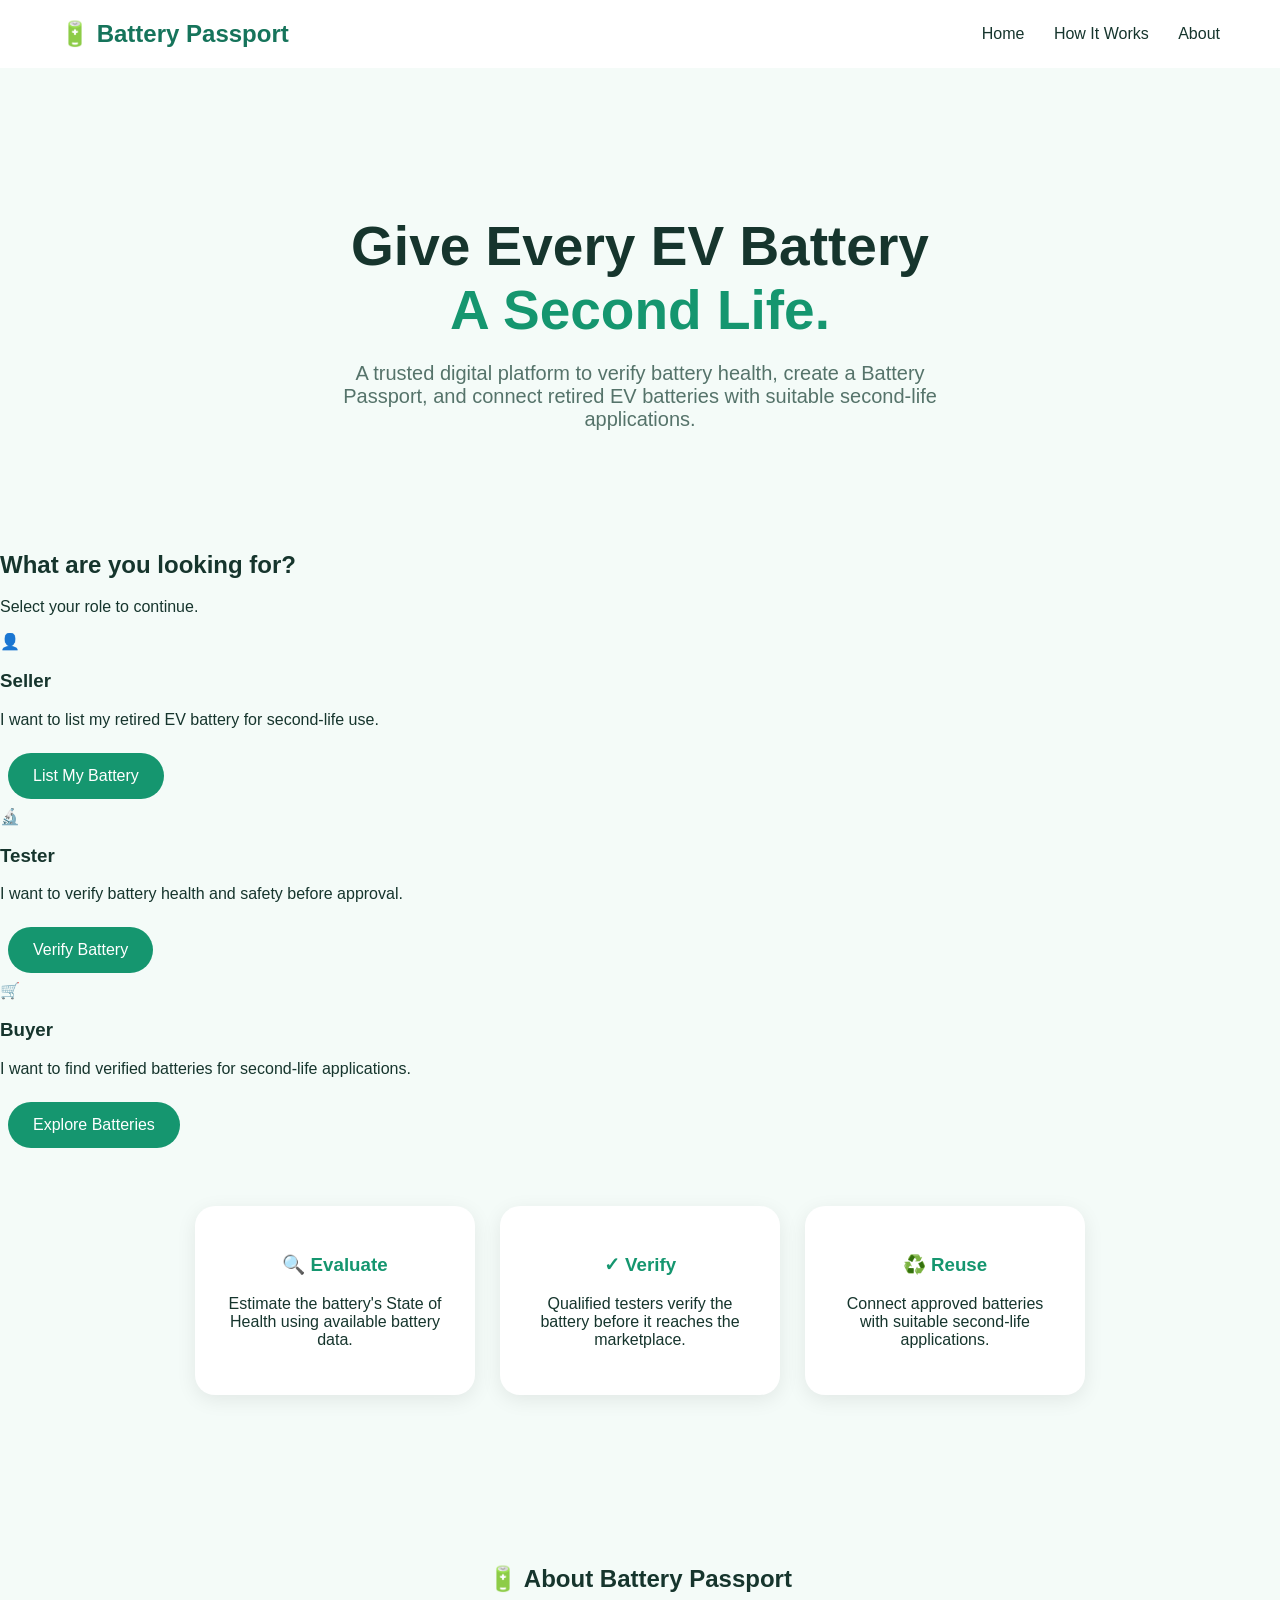
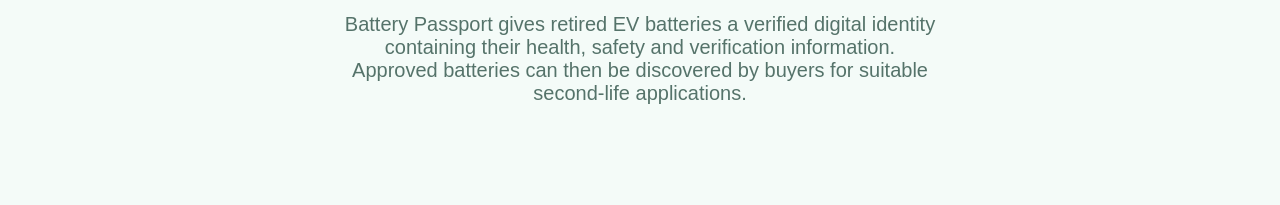
<file: index.html>
<!DOCTYPE html>
<html>

<head>

    <title>Battery Passport</title>

    <link rel="stylesheet" href="style.css">

</head>

<body>

    <!-- HEADER -->

    <header>

        <div class="logo">
            🔋 Battery Passport
        </div>

        <nav>

            <a href="index.html">Home</a>

            <a href="#how-it-works">
                How It Works
            </a>

            <a href="#about">
                About
            </a>

        </nav>

    </header>


    <!-- HERO -->

    <section class="hero">

        <h1>
            Give Every EV Battery<br>
            <span>A Second Life.</span>
        </h1>

        <p>
            A trusted digital platform to verify battery health,
            create a Battery Passport, and connect retired EV
            batteries with suitable second-life applications.
        </p>

    </section>


    <!-- ROLE SELECTION -->

    <section class="role-section">

        <h2>
            What are you looking for?
        </h2>

        <p>
            Select your role to continue.
        </p>


        <div class="role-container">


            <!-- SELLER -->

            <div class="role-card">

                <div class="role-icon">
                    👤
                </div>

                <h3>
                    Seller
                </h3>

                <p>
                    I want to list my retired EV battery
                    for second-life use.
                </p>

                <button
                    class="primary"
                    onclick="goToSeller()">

                    List My Battery

                </button>

            </div>


            <!-- TESTER -->

            <div class="role-card">

                <div class="role-icon">
                    🔬
                </div>

                <h3>
                    Tester
                </h3>

                <p>
                    I want to verify battery health
                    and safety before approval.
                </p>

                <button
                    class="primary"
                    onclick="goToTester()">

                    Verify Battery

                </button>

            </div>


            <!-- BUYER -->

            <div class="role-card">

                <div class="role-icon">
                    🛒
                </div>

                <h3>
                    Buyer
                </h3>

                <p>
                    I want to find verified batteries
                    for second-life applications.
                </p>

                <button
                    class="primary"
                    onclick="goToBuyer()">

                    Explore Batteries

                </button>

            </div>


        </div>

    </section>


    <!-- HOW IT WORKS -->

    <section
        class="card-section"
        id="how-it-works">

        <div class="card">

            <h3>🔍 Evaluate</h3>

            <p>
                Estimate the battery's State of Health
                using available battery data.
            </p>

        </div>


        <div class="card">

            <h3>✓ Verify</h3>

            <p>
                Qualified testers verify the battery
                before it reaches the marketplace.
            </p>

        </div>


        <div class="card">

            <h3>♻️ Reuse</h3>

            <p>
                Connect approved batteries with
                suitable second-life applications.
            </p>

        </div>

    </section>


    <!-- ABOUT -->

    <section
        class="hero"
        id="about">

        <h2>
            🔋 About Battery Passport
        </h2>

        <p>
            Battery Passport gives retired EV batteries
            a verified digital identity containing their
            health, safety and verification information.
        </p>

        <p>
            Approved batteries can then be discovered by
            buyers for suitable second-life applications.
        </p>

    </section>


    <!-- JAVASCRIPT -->

    <script>

        function goToSeller() {

            window.location.href = "seller.html";

        }


        function goToTester() {

            window.location.href = "tester.html";

        }


        function goToBuyer() {

            window.location.href = "buyer.html";

        }

    </script>


</body>

</html>
</file>
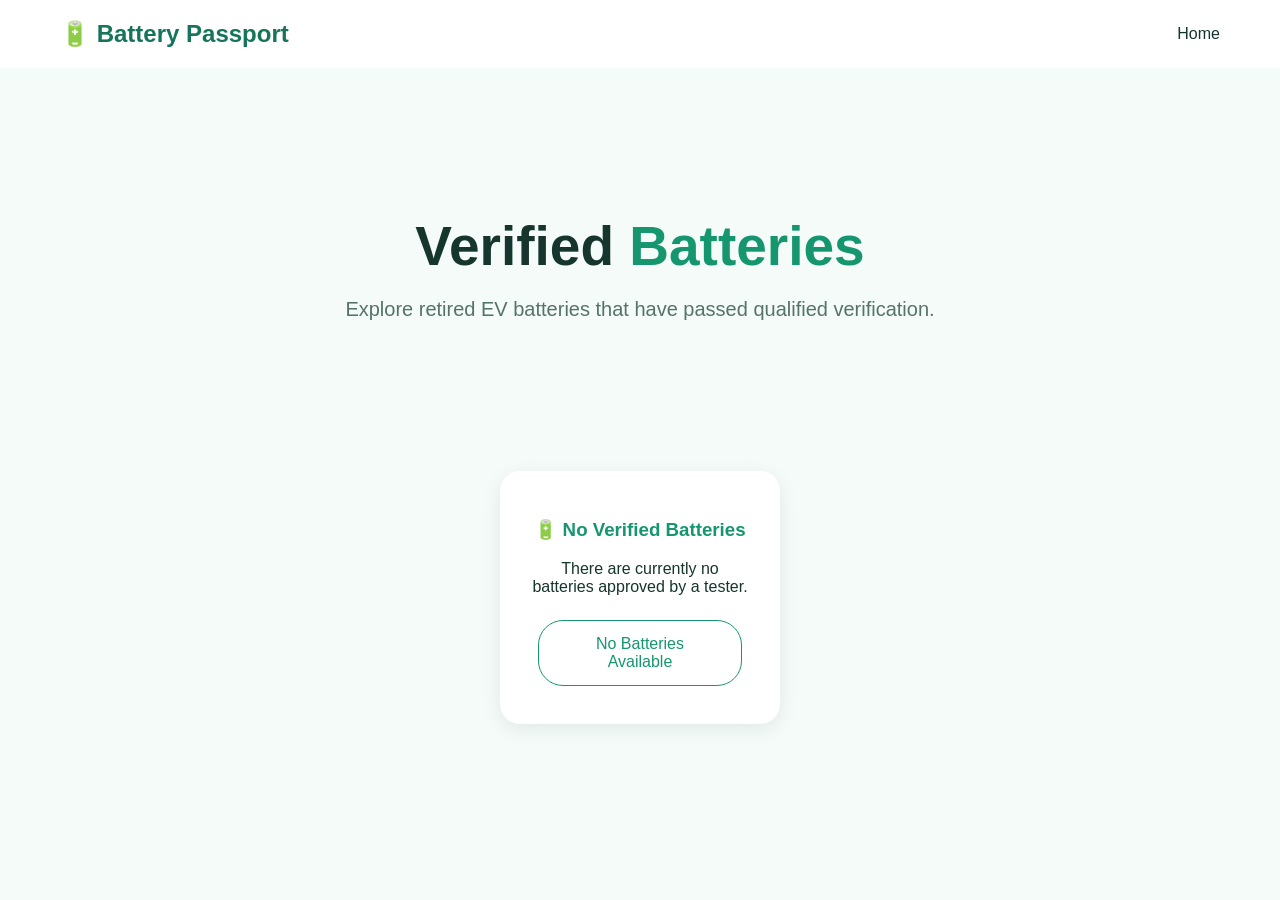
<file: buyer.html>
<!DOCTYPE html>
<html>

<head>

    <title>Battery Marketplace - Battery Passport</title>

    <link rel="stylesheet" href="style.css">

</head>


<body>


<header>

    <div class="logo">
        🔋 Battery Passport
    </div>

    <nav>
        <a href="index.html">Home</a>
    </nav>

</header>



<section class="hero">

    <h1>
        Verified <span>Batteries</span>
    </h1>

    <p>
        Explore retired EV batteries that have passed
        qualified verification.
    </p>

</section>



<section class="card-section">


    <!-- APPROVED BATTERY -->

    <div
        class="card"
        id="approvedBatteryCard"
    >

        <h3 id="buyerModel">
            🔋 Loading Battery...
        </h3>


        <p>
            <strong>Battery ID:</strong>
            <span id="buyerBatteryID">-</span>
        </p>


        <p>
            <strong>Original Capacity:</strong>
            <span id="buyerCapacity">-</span>
            kWh
        </p>


        <p>
            <strong>Verified SOH:</strong>
            <span id="buyerSOH">-</span>%
        </p>


        <p>
            <strong>Safety:</strong>
            <span id="buyerSafety">-</span>
        </p>


        <p>
            <strong>Verification:</strong>
            <span id="buyerStatus">-</span>
        </p>


        <button
            class="primary"
            onclick="viewPassport()"
        >
            View Battery Passport
        </button>

    </div>



    <!-- MESSAGE WHEN NO APPROVED BATTERY EXISTS -->

    <div
        class="card"
        id="noBatteryCard"
        style="display:none;"
    >

        <h3>
            🔋 No Verified Batteries
        </h3>

        <p>
            There are currently no batteries
            approved by a tester.
        </p>

        <button
            class="secondary"
            disabled
        >
            No Batteries Available
        </button>

    </div>


</section>



<script>


// Load the battery approved by the tester

function loadMarketplace() {


    let savedData =
        localStorage.getItem("batteryData");


    // No battery submitted

    if (!savedData) {

        showNoBattery();

        return;

    }


    let battery =
        JSON.parse(savedData);


    // Only APPROVED batteries appear

    if (battery.status !== "Approved") {

        showNoBattery();

        return;

    }


    // Display approved battery

    document.getElementById("approvedBatteryCard")
        .style.display = "block";


    document.getElementById("noBatteryCard")
        .style.display = "none";


    document.getElementById("buyerModel")
        .innerHTML =
        "🔋 " + battery.evModel;


    document.getElementById("buyerBatteryID")
        .innerHTML =
        battery.batteryID;


    document.getElementById("buyerCapacity")
        .innerHTML =
        battery.originalCapacity;


    document.getElementById("buyerSOH")
        .innerHTML =
        battery.verifiedSOH;


    document.getElementById("buyerSafety")
        .innerHTML =
        "✅ " + battery.safety;


    document.getElementById("buyerStatus")
        .innerHTML =
        "✅ " + battery.status;

}



// Show message when battery is not approved

function showNoBattery() {


    document.getElementById("approvedBatteryCard")
        .style.display = "none";


    document.getElementById("noBatteryCard")
        .style.display = "block";

}



// Open battery passport

function viewPassport() {

    window.location.href =
        "passport.html";

}



// Run when page loads

window.onload =
    loadMarketplace;


</script>


</body>

</html>
</file>
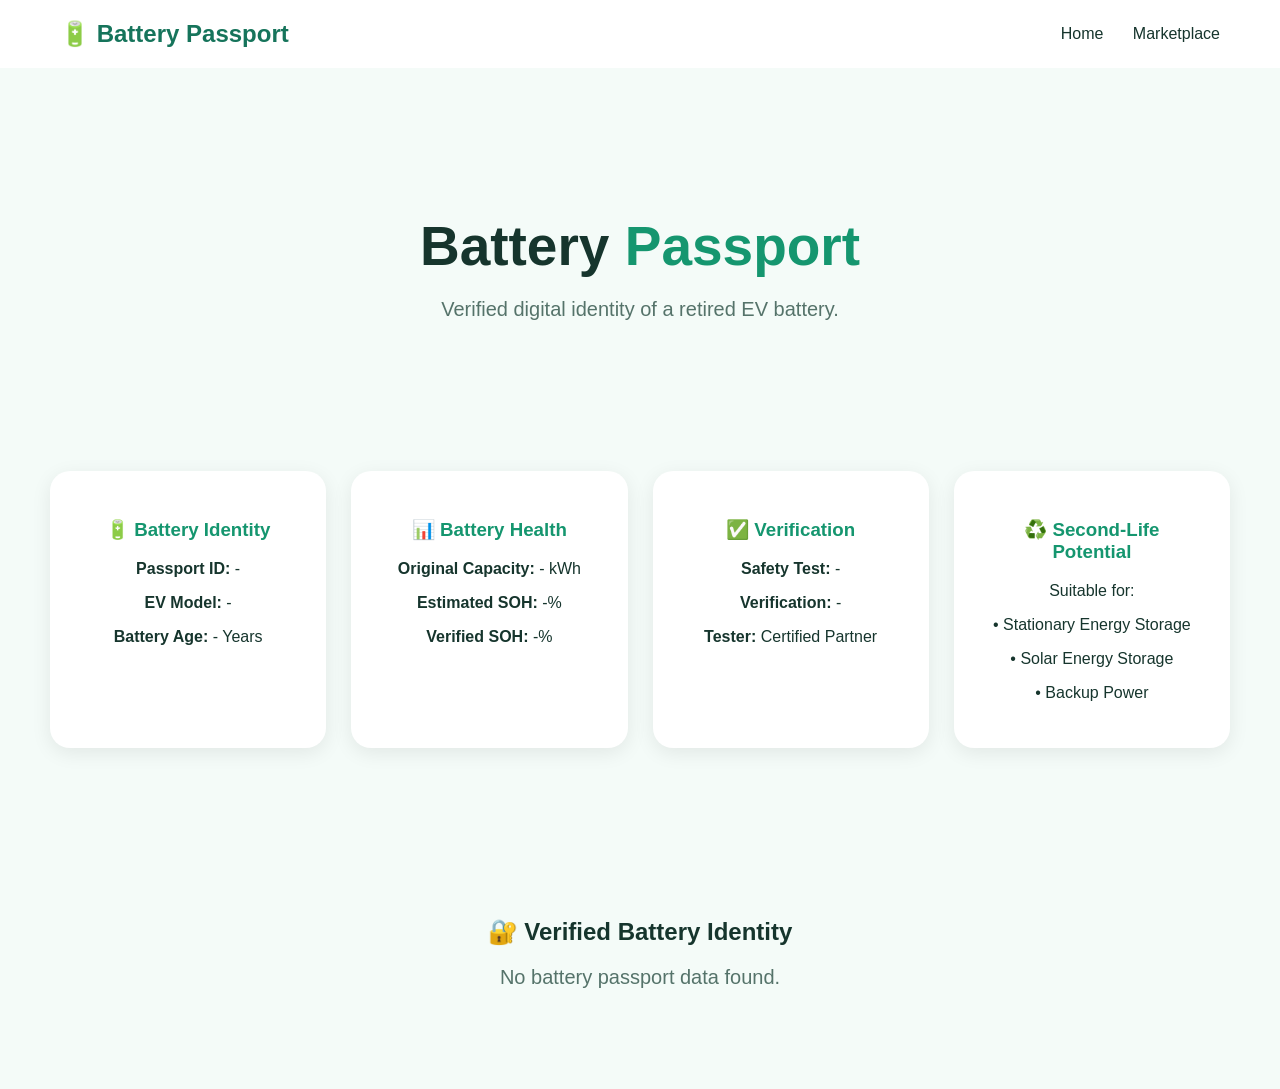
<file: passport.html>
<!DOCTYPE html>
<html>

<head>

    <title>Battery Passport</title>

    <link rel="stylesheet" href="style.css">

</head>

<body>

    <header>

        <div class="logo">
            🔋 Battery Passport
        </div>

        <nav>
            <a href="index.html">Home</a>
            <a href="buyer.html">Marketplace</a>
        </nav>

    </header>


    <section class="hero">

        <h1>
            Battery <span>Passport</span>
        </h1>

        <p>
            Verified digital identity of a retired EV battery.
        </p>

    </section>


    <section class="card-section">

        <!-- Battery Identity -->

        <div class="card">

            <h3>🔋 Battery Identity</h3>

            <p>
                <strong>Passport ID:</strong>
                <span id="passportID">-</span>
            </p>

            <p>
                <strong>EV Model:</strong>
                <span id="evModel">-</span>
            </p>

            <p>
                <strong>Battery Age:</strong>
                <span id="batteryAge">-</span>
                Years
            </p>

        </div>


        <!-- Battery Health -->

        <div class="card">

            <h3>📊 Battery Health</h3>

            <p>
                <strong>Original Capacity:</strong>
                <span id="originalCapacity">-</span>
                kWh
            </p>

            <p>
                <strong>Estimated SOH:</strong>
                <span id="estimatedSOH">-</span>%
            </p>

            <p>
                <strong>Verified SOH:</strong>
                <span id="verifiedSOH">-</span>%
            </p>

        </div>


        <!-- Verification -->

        <div class="card">

            <h3>✅ Verification</h3>

            <p>
                <strong>Safety Test:</strong>
                <span id="safety">-</span>
            </p>

            <p>
                <strong>Verification:</strong>
                <span id="verification">-</span>
            </p>

            <p>
                <strong>Tester:</strong>
                Certified Partner
            </p>

        </div>


        <!-- Second Life -->

        <div class="card">

            <h3>♻️ Second-Life Potential</h3>

            <p>
                Suitable for:
            </p>

            <p>
                • Stationary Energy Storage
            </p>

            <p>
                • Solar Energy Storage
            </p>

            <p>
                • Backup Power
            </p>

        </div>

    </section>


    <section class="hero">

        <h2>
            🔐 Verified Battery Identity
        </h2>

        <p id="passportMessage">
            This passport contains the battery's health,
            verification and lifecycle information.
        </p>

    </section>


    <script>

        function loadPassport() {

            let data = localStorage.getItem("batteryData");

            if (!data) {

                document.getElementById("passportMessage").innerText =
                    "No battery passport data found.";

                return;
            }

            let battery = JSON.parse(data);


            // Only show passport for approved batteries

            if (battery.status !== "Approved") {

                document.getElementById("passportMessage").innerText =
                    "This battery has not been verified yet.";

                return;
            }


            // Battery Identity

            document.getElementById("passportID").innerText =
                battery.batteryID;

            document.getElementById("evModel").innerText =
                battery.evModel;

            document.getElementById("batteryAge").innerText =
                battery.age;


            // Battery Health

            document.getElementById("originalCapacity").innerText =
                battery.originalCapacity;

            document.getElementById("estimatedSOH").innerText =
                battery.estimatedSOH;

            document.getElementById("verifiedSOH").innerText =
                battery.verifiedSOH;


            // Verification

            document.getElementById("safety").innerText =
                battery.safety;

            document.getElementById("verification").innerText =
                battery.status;

        }


        window.onload = loadPassport;

    </script>


</body>

</html>
</file>
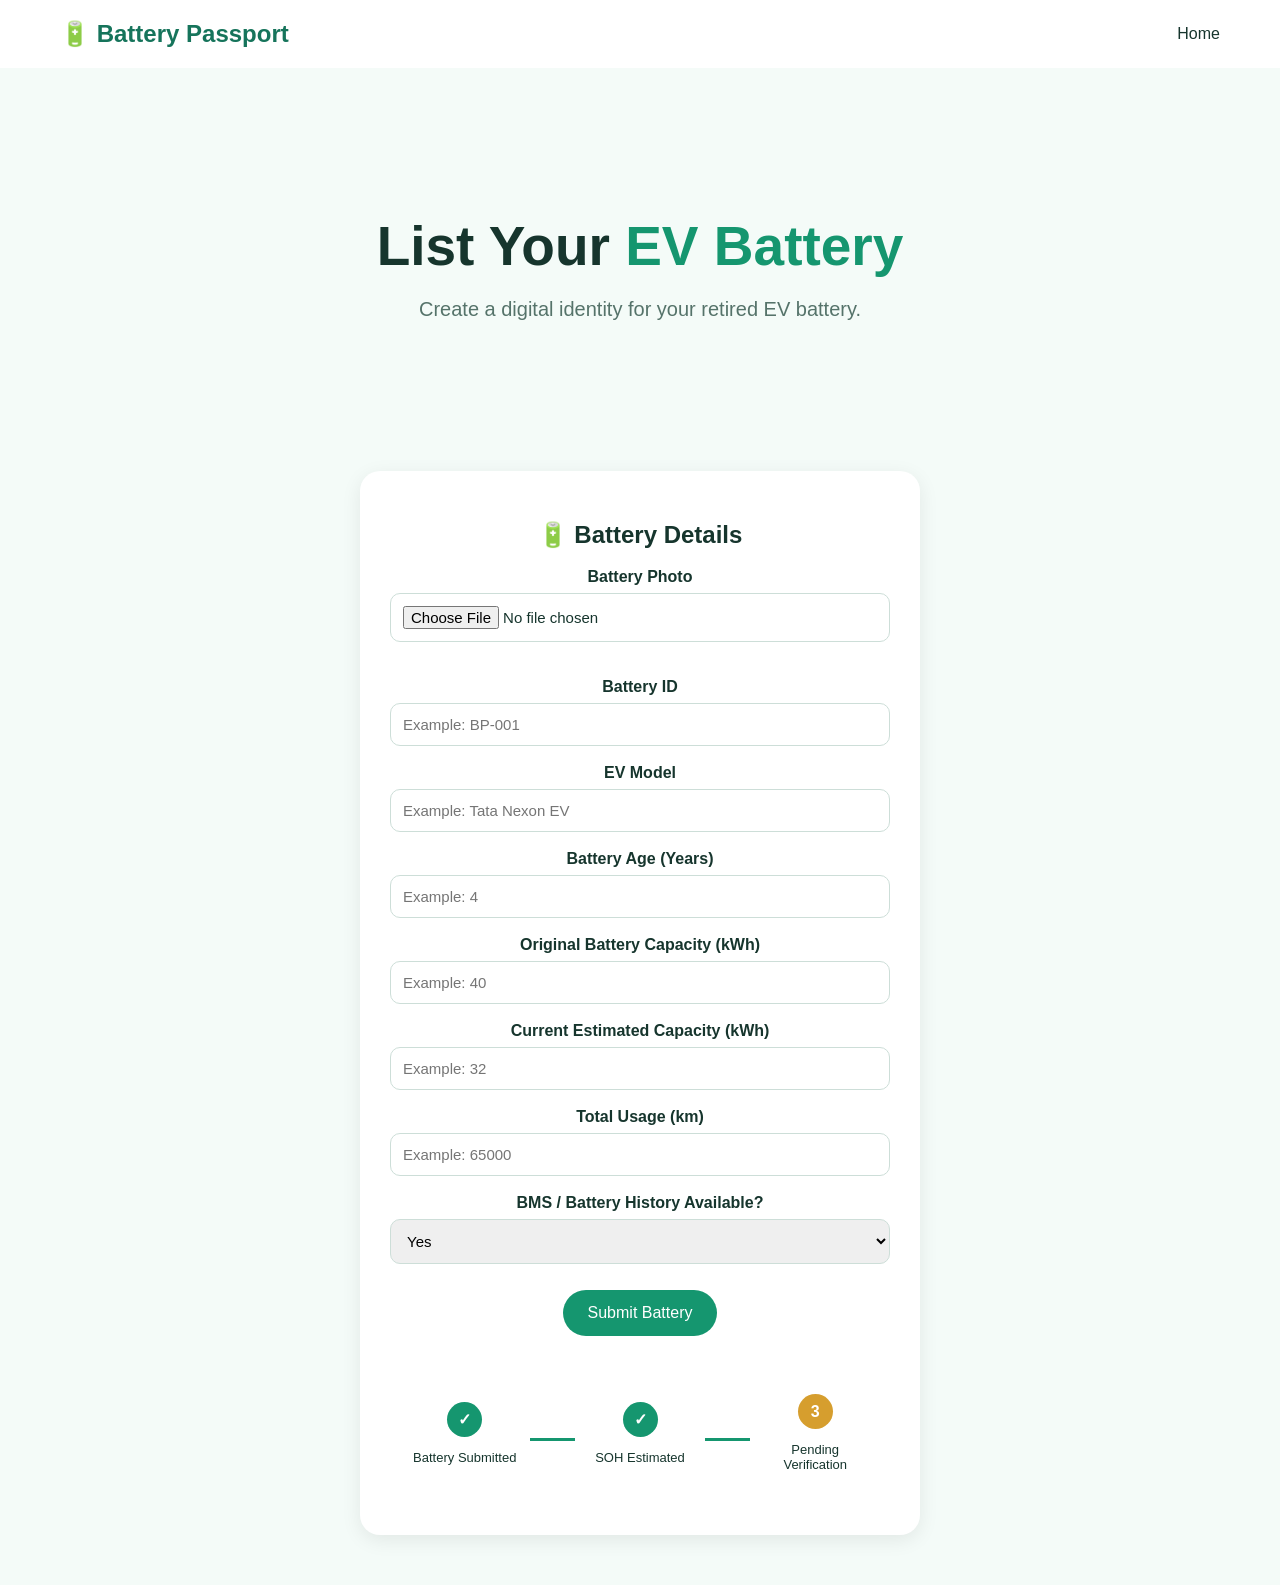
<file: seller.html>
<!DOCTYPE html>
<html>

<head>

    <title>List Your Battery - Battery Passport</title>

    <link rel="stylesheet" href="style.css">

</head>


<body>


<header>

    <div class="logo">
        🔋 Battery Passport
    </div>

    <nav>
        <a href="index.html">Home</a>
    </nav>

</header>



<section class="hero">

    <h1>
        List Your <span>EV Battery</span>
    </h1>

    <p>
        Create a digital identity for your retired EV battery.
    </p>

</section>



<section class="card-section">

    <div class="card form-card">

        <h2>🔋 Battery Details</h2>


        <!-- Battery Photo -->

        <label>Battery Photo</label>

        <input
            type="file"
            id="batteryPhoto"
            accept="image/*"
            onchange="showPhoto()"
        >

        <br><br>

        <img
            id="photoPreview"
            width="250"
            style="display:none; border-radius:15px;"
        >


        <!-- Battery ID -->

        <label>Battery ID</label>

        <input
            type="text"
            id="batteryID"
            placeholder="Example: BP-001"
        >


        <!-- EV Model -->

        <label>EV Model</label>

        <input
            type="text"
            id="evModel"
            placeholder="Example: Tata Nexon EV"
        >


        <!-- Battery Age -->

        <label>Battery Age (Years)</label>

        <input
            type="number"
            id="batteryAge"
            placeholder="Example: 4"
        >


        <!-- Original Capacity -->

        <label>Original Battery Capacity (kWh)</label>

        <input
            type="number"
            id="originalCapacity"
            placeholder="Example: 40"
        >


        <!-- Current Capacity -->

        <label>Current Estimated Capacity (kWh)</label>

        <input
            type="number"
            id="currentCapacity"
            placeholder="Example: 32"
        >


        <!-- Usage -->

        <label>Total Usage (km)</label>

        <input
            type="number"
            id="usage"
            placeholder="Example: 65000"
        >


        <!-- BMS -->

        <label>BMS / Battery History Available?</label>

        <select id="bms">

            <option>Yes</option>

            <option>No</option>

        </select>


        <br><br>


        <!-- Submit -->

        <button
            class="primary"
            onclick="calculateSOH()"
        >

            Submit Battery

        </button>



        <!-- SOH Result -->

        <div
            id="result"
            class="health-card"
        ></div>



        <!-- Status Timeline -->

        <div class="status-timeline">


            <div class="timeline-step active">

                <div class="circle">
                    ✓
                </div>

                <p>
                    Battery Submitted
                </p>

            </div>


            <div class="timeline-line"></div>


            <div class="timeline-step active">

                <div class="circle">
                    ✓
                </div>

                <p>
                    SOH Estimated
                </p>

            </div>


            <div class="timeline-line"></div>


            <div class="timeline-step pending-step">

                <div class="circle">
                    3
                </div>

                <p>
                    Pending Verification
                </p>

            </div>


        </div>


    </div>

</section>



<script>


// Show uploaded battery photo

function showPhoto() {

    let file =
        document.getElementById("batteryPhoto").files[0];

    let preview =
        document.getElementById("photoPreview");


    if (file) {

        preview.src =
            URL.createObjectURL(file);

        preview.style.display =
            "block";

    }

}



// Calculate SOH and save battery

function calculateSOH() {


    // Get values from form

    let batteryID =
        document.getElementById("batteryID").value;

    let evModel =
        document.getElementById("evModel").value;

    let age =
        document.getElementById("batteryAge").value;

    let original =
        Number(
            document.getElementById("originalCapacity").value
        );

    let current =
        Number(
            document.getElementById("currentCapacity").value
        );

    let usage =
        document.getElementById("usage").value;

    let bms =
        document.getElementById("bms").value;



    // Check required fields

    if (
        batteryID === "" ||
        evModel === "" ||
        original <= 0 ||
        current <= 0
    ) {

        let result =
            document.getElementById("result");

        result.style.display =
            "block";

        result.innerHTML =
            "⚠️ Please fill in the required battery details.";

        return;

    }



    // Check capacity

    if (current > original) {

        let result =
            document.getElementById("result");

        result.style.display =
            "block";

        result.innerHTML =
            "⚠️ Current capacity cannot be greater than original capacity.";

        return;

    }



    // Calculate SOH

    let soh =
        (current / original) * 100;



    // Create battery object

    let battery = {

        batteryID: batteryID,

        evModel: evModel,

        age: age,

        originalCapacity: original,

        currentCapacity: current,

        usage: usage,

        bms: bms,

        estimatedSOH: soh.toFixed(1),

        status: "Pending Verification"

    };



    // Save battery information

    localStorage.setItem(
        "batteryData",
        JSON.stringify(battery)
    );



    // Display result

    let result =
        document.getElementById("result");

    result.style.display =
        "block";


    result.innerHTML =

        "<div>Estimated State of Health</div>" +

        "<div class='soh'>" +
        soh.toFixed(1) +
        "%" +
        "</div>" +

        "<div class='pending'>" +
        "⏳ Pending Verification" +
        "</div>";


}


</script>


</body>

</html>
</file>
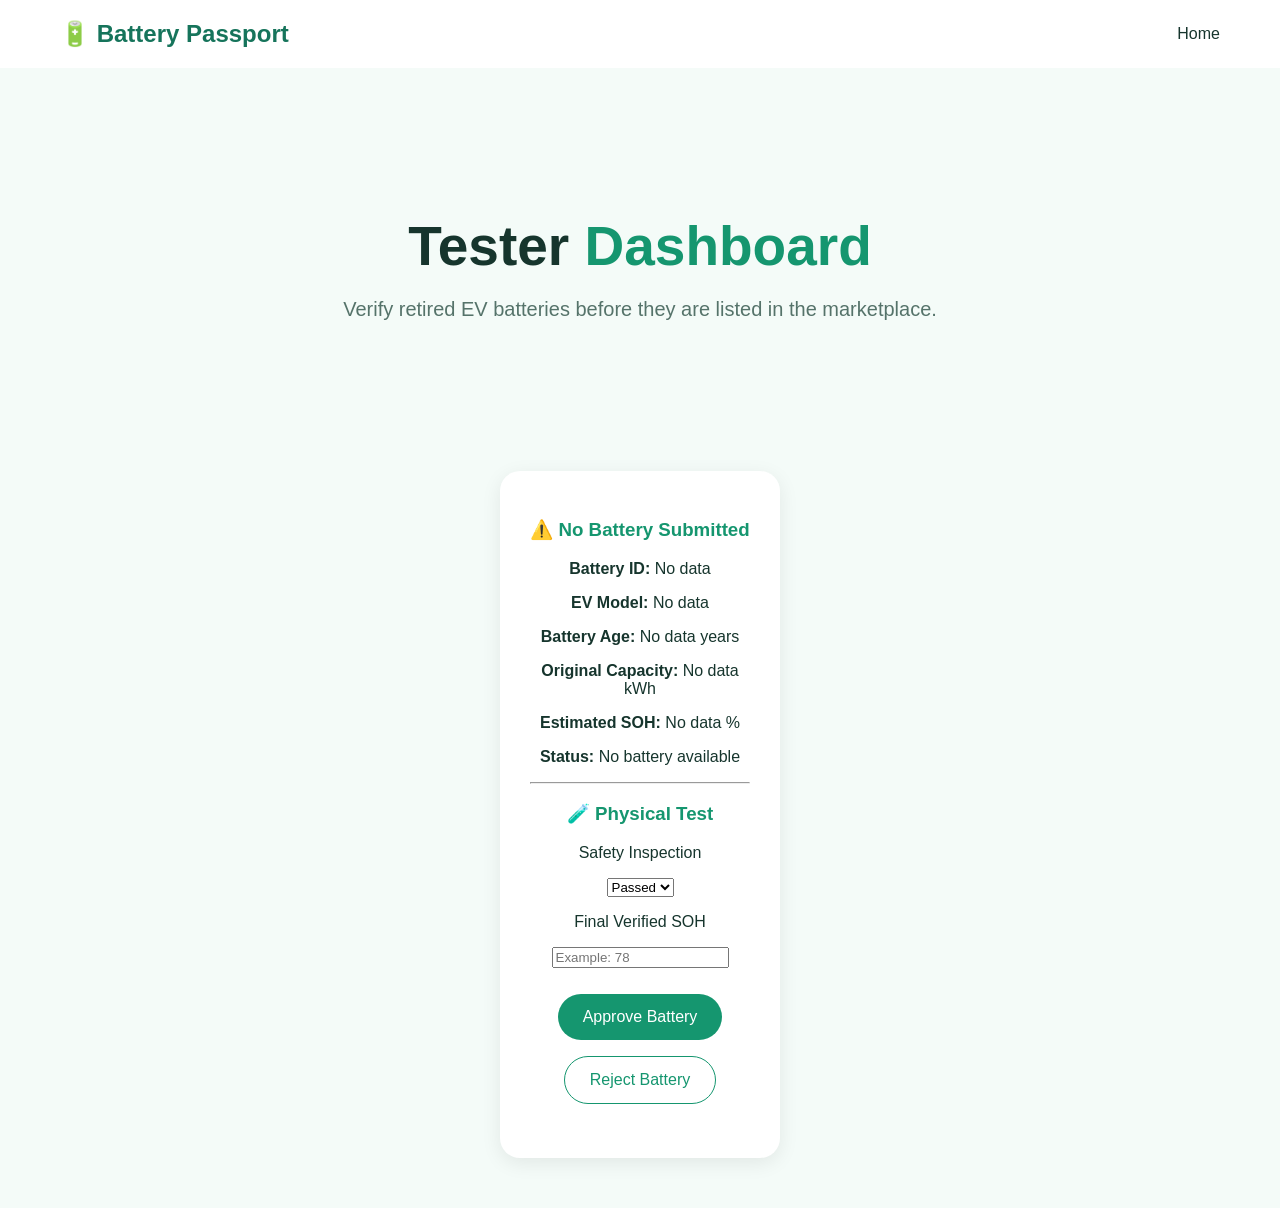
<file: tester.html>
<!DOCTYPE html>
<html>

<head>
    <title>Tester Dashboard - Battery Passport</title>
    <link rel="stylesheet" href="style.css">
</head>

<body>

<header>

    <div class="logo">
        🔋 Battery Passport
    </div>

    <nav>
        <a href="index.html">Home</a>
    </nav>

</header>


<section class="hero">

    <h1>Tester <span>Dashboard</span></h1>

    <p>
        Verify retired EV batteries before they are listed
        in the marketplace.
    </p>

</section>


<section class="card-section">

    <div class="card">

        <h3 id="batteryTitle">
            🔋 Loading Battery...
        </h3>

        <p>
            <strong>Battery ID:</strong>
            <span id="batteryID">Loading...</span>
        </p>

        <p>
            <strong>EV Model:</strong>
            <span id="evModel">Loading...</span>
        </p>

        <p>
            <strong>Battery Age:</strong>
            <span id="batteryAge">Loading...</span>
            years
        </p>

        <p>
            <strong>Original Capacity:</strong>
            <span id="originalCapacity">Loading...</span>
            kWh
        </p>

        <p>
            <strong>Estimated SOH:</strong>
            <span id="estimatedSOH">Loading...</span>
            %
        </p>

        <p>
            <strong>Status:</strong>
            <span id="batteryStatus">
                Loading...
            </span>
        </p>

        <hr>

        <h3>🧪 Physical Test</h3>

        <p>
            Safety Inspection
        </p>

        <select id="safety">

            <option value="Passed">
                Passed
            </option>

            <option value="Failed">
                Failed
            </option>

        </select>


        <p>
            Final Verified SOH
        </p>

        <input
            type="number"
            id="finalSOH"
            placeholder="Example: 78"
        >


        <br><br>


        <button
            class="primary"
            onclick="approveBattery()"
        >
            Approve Battery
        </button>


        <button
            class="secondary"
            onclick="rejectBattery()"
        >
            Reject Battery
        </button>


        <p id="status"></p>

    </div>

</section>


<script>

window.onload = function() {

    loadBattery();

};


function loadBattery() {

    let savedData =
        localStorage.getItem("batteryData");


    if (!savedData) {

        document.getElementById("batteryTitle").innerHTML =
            "⚠️ No Battery Submitted";

        document.getElementById("batteryID").innerHTML =
            "No data";

        document.getElementById("evModel").innerHTML =
            "No data";

        document.getElementById("batteryAge").innerHTML =
            "No data";

        document.getElementById("originalCapacity").innerHTML =
            "No data";

        document.getElementById("estimatedSOH").innerHTML =
            "No data";

        document.getElementById("batteryStatus").innerHTML =
            "No battery available";

        return;

    }


    let battery =
        JSON.parse(savedData);


    document.getElementById("batteryTitle").innerHTML =
        "🔋 " + battery.evModel;


    document.getElementById("batteryID").innerHTML =
        battery.batteryID;


    document.getElementById("evModel").innerHTML =
        battery.evModel;


    document.getElementById("batteryAge").innerHTML =
        battery.age;


    document.getElementById("originalCapacity").innerHTML =
        battery.originalCapacity;


    document.getElementById("estimatedSOH").innerHTML =
        battery.estimatedSOH;


    document.getElementById("batteryStatus").innerHTML =
        battery.status;

}



function approveBattery() {

    let savedData =
        localStorage.getItem("batteryData");


    if (!savedData) {

        document.getElementById("status").innerHTML =
            "⚠️ No battery has been submitted.";

        return;

    }


    let battery =
        JSON.parse(savedData);


    let safety =
        document.getElementById("safety").value;


    let finalSOH =
        document.getElementById("finalSOH").value;


    if (safety === "Failed") {

        document.getElementById("status").innerHTML =
            "❌ Battery failed the safety test.";

        return;

    }


    if (finalSOH === "") {

        document.getElementById("status").innerHTML =
            "⚠️ Enter the final verified SOH.";

        return;

    }


    battery.status =
        "Approved";


    battery.verifiedSOH =
        finalSOH;


    battery.safety =
        "Passed";


    localStorage.setItem(
        "batteryData",
        JSON.stringify(battery)
    );


    document.getElementById("batteryStatus").innerHTML =
        "Approved";


    document.getElementById("status").innerHTML =
        "✅ Battery Approved! Final Verified SOH: "
        + finalSOH
        + "%";

}



function rejectBattery() {

    let savedData =
        localStorage.getItem("batteryData");


    if (!savedData) {

        document.getElementById("status").innerHTML =
            "⚠️ No battery has been submitted.";

        return;

    }


    let battery =
        JSON.parse(savedData);


    battery.status =
        "Rejected";


    localStorage.setItem(
        "batteryData",
        JSON.stringify(battery)
    );


    document.getElementById("batteryStatus").innerHTML =
        "Rejected";


    document.getElementById("status").innerHTML =
        "❌ Battery Rejected.";

}

</script>


</body>

</html>
</file>
<file: style.css>
body {
    margin: 0;
    font-family: Arial, sans-serif;
    background: #f4fbf8;
    color: #16352d;
}

header {
    background: white;
    padding: 20px 60px;
    display: flex;
    justify-content: space-between;
    align-items: center;
}

.logo {
    font-size: 24px;
    font-weight: bold;
    color: #16745b;
}

nav a {
    margin-left: 25px;
    text-decoration: none;
    color: #16352d;
}

.hero {
    text-align: center;
    padding: 100px 20px;
}

.hero h1 {
    font-size: 55px;
    margin-bottom: 20px;
}

.hero h1 span {
    color: #15966f;
}

.hero p {
    font-size: 20px;
    color: #55736a;
    max-width: 650px;
    margin: auto;
}

.buttons {
    margin-top: 35px;
}

button {
    padding: 14px 25px;
    margin: 8px;
    border: none;
    border-radius: 25px;
    font-size: 16px;
    cursor: pointer;
}

.primary {
    background: #15966f;
    color: white;
}

.secondary {
    background: white;
    color: #15966f;
    border: 1px solid #15966f;
}

.card-section {
    display: flex;
    justify-content: center;
    gap: 25px;
    padding: 50px;
}

.card {
    background: white;
    padding: 30px;
    width: 220px;
    border-radius: 20px;
    text-align: center;
    box-shadow: 0 5px 20px rgba(0,0,0,0.08);
}

.card h3 {
    color: #15966f;
}
.health-card {
    margin-top: 25px;
    padding: 25px;
    background: #eefaf5;
    border-radius: 20px;
    text-align: center;
    font-size: 18px;
    display: none;
}

.health-card .soh {
    font-size: 42px;
    font-weight: bold;
    color: #15966f;
}

.health-card .pending {
    margin-top: 10px;
    color: #b7791f;
    font-weight: bold;
}
.form-card {
    width: 500px;
    max-width: 90%;
}

.form-card label {
    display: block;
    margin-top: 18px;
    margin-bottom: 7px;
    font-weight: bold;
}

.form-card input,
.form-card select {
    width: 100%;
    padding: 12px;
    border: 1px solid #cdded8;
    border-radius: 10px;
    box-sizing: border-box;
    font-size: 15px;
}

.health-card {
    margin-top: 25px;
    padding: 25px;
    background: #eefaf5;
    border-radius: 20px;
    text-align: center;
    font-size: 18px;
    display: none;
}

.health-card .soh {
    font-size: 42px;
    font-weight: bold;
    color: #15966f;
    margin: 10px;
}

.health-card .pending {
    color: #b7791f;
    font-weight: bold;
}
.status-timeline {
    margin-top: 30px;
    padding: 20px;
    display: flex;
    align-items: center;
    justify-content: center;
    gap: 10px;
}

.timeline-step {
    text-align: center;
    width: 120px;
}

.timeline-step .circle {
    width: 35px;
    height: 35px;
    line-height: 35px;
    margin: auto;
    border-radius: 50%;
    background: #15966f;
    color: white;
    font-weight: bold;
}

.timeline-step p {
    font-size: 13px;
}

.timeline-line {
    width: 50px;
    height: 3px;
    background: #15966f;
}

.pending-step .circle {
    background: #d69e2e;
}
</file>
